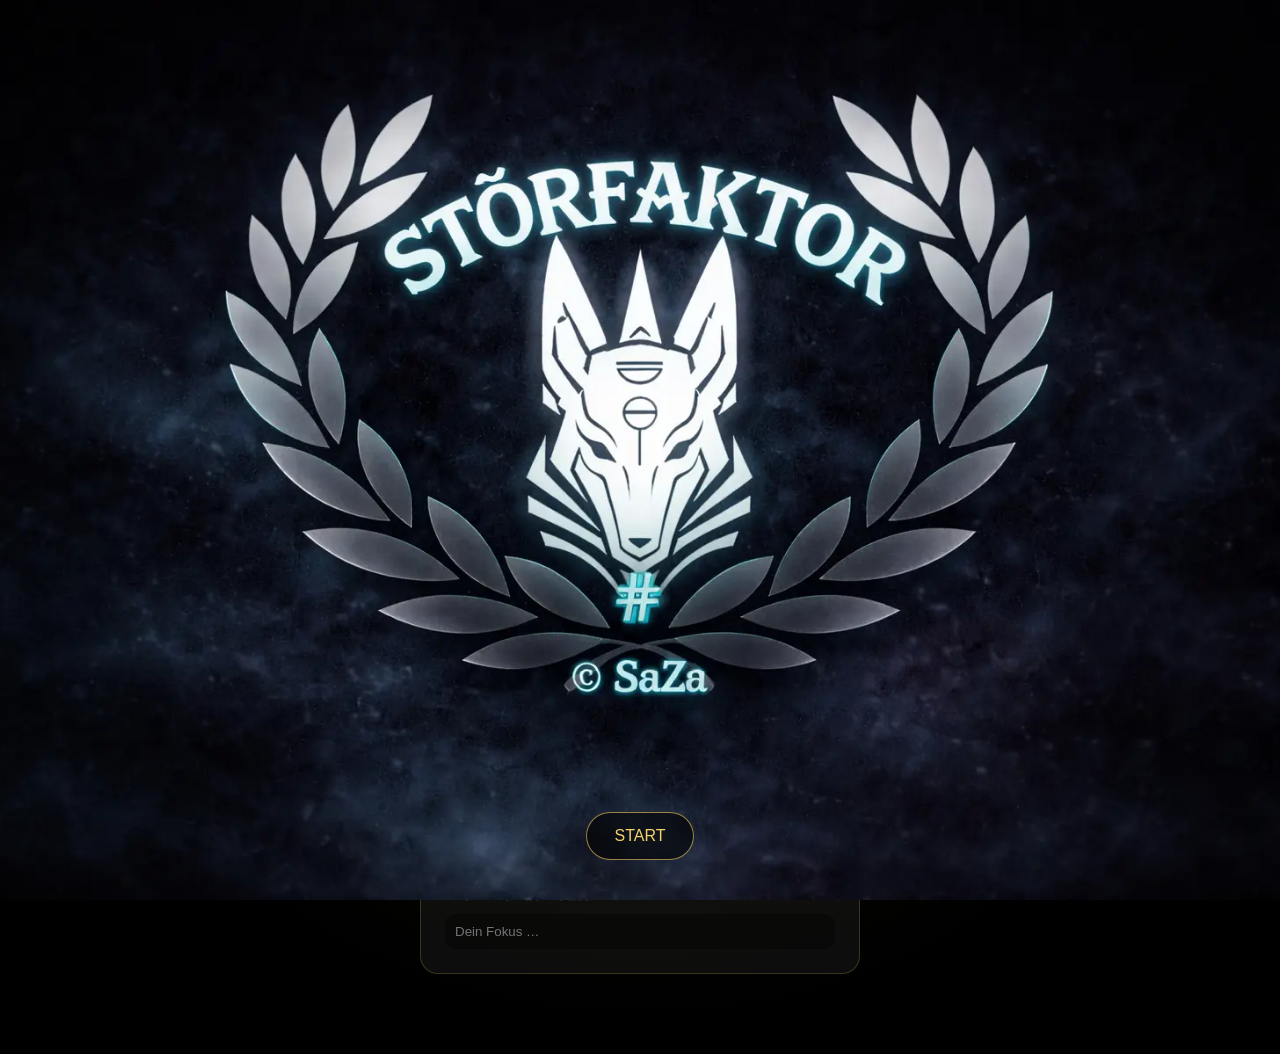
<file: index.html>
<!DOCTYPE html>
<html lang="de">
<head>
  <meta charset="UTF-8">
  <title>Bleib-Dir-Selber-Immer-Treu-#STÖRFAKTOR</title>
  <meta name="viewport" content="width=device-width, initial-scale=1.0, maximum-scale=1">

  <!-- Favicon -->
  <link rel="icon" href="data:,">

  <!-- Styles -->
  <link rel="stylesheet" href="css/style.css">
  <link rel="stylesheet" href="tresor.css">

  <!-- Fonts -->
  <link href="https://fonts.googleapis.com/css2?family=Playfair+Display:wght@600;700&family=Libre+Baskerville:wght@400;700&display=swap" rel="stylesheet">
</head>

<!-- ✅ HIER ist der Body richtig -->
<body class="intro-active ui-hidden">
<div id="app-bg"></div>


<!-- ================= HEADER / HERO ================= -->
<header class="hero">

  <div id="introOverlay">
    <img
      id="introImage"
      src="assets/images/Saza17.webp"
      alt="Intro Bild"
    >

    <div id="introText">
      <h1></h1>
    </div>

    <button id="introStart">START</button>
  
</div>

    <!-- Uhrzeit & Datum -->
    <div class="time-block">
      <div id="time"></div>
      <div class="date-line">
        <span id="weekday"></span> · <span id="date"></span>
      </div>
    </div>

<!-- ================= FOKUS ORDNER ================= -->
<div id="focusFolders">

  

  <div class="focus-card" data-target="info">
    <h3>Entstehung</h3>
    <p>Worum es hier geht</p>
  </div>


  <div class="focus-card" data-target="about">
    <h3>Über mich</h3>
    <p>Wer ich bin & was mich geprägt hat</p>
  </div>

  <div class="focus-card" data-target="story">
    <h3>Meine Geschichte</h3>
    <p>Kapitel, Gedanken, Entwicklung</p>
  </div>

</header>
    <!-- Tageszitat -->
    <div id="dailyQuoteBox" class="daily-quote"></div>
<div class="quiet-thought" hidden>
  Du bist gerade genau richtig hier.
</div>
  


  <!-- ================= MENU BUTTON ================= -->
  <button id="menuButton">☰ Menü</button>

  <!-- ================= NAVIGATION ================= -->
 <nav id="menu">

<div class="menu-context">
  Zeit für deine Geschichte
  <strong>#SeiDeinEigenerAutor</strong>
</div>

  <button id="homeBtn" class="menu-home group-a">
    ⌂ Hauptseite
  </button>
  

  <div class="menu-separator"></div>

  <button data-target="thoughts" class="group-c">!!!Hör genau hin!!!</button>
  <button data-target="ordnerX" class="group-c">Ordner X</button>

  <div class="menu-separator"></div>

  <button data-target="quotes" class="group-d">Zitate</button>
  <button data-target="archive" class="group-d">Vergangene Tage</button>

</nav>


  <!-- ================= MAIN CONTENT ================= -->
   <!-- MAIN -->
  <main>
    <section class="card">
      <p>Mein Fokus heute</p>
      <input id="dailyFocusInput" type="text" placeholder="Dein Fokus …">
    </section>
<!-- ================= MEINE GESCHICHTE ================= -->
<section class="story-card" id="storySection" hidden>
  <h3>Meine Geschichte</h3>

  <!-- HIER kommt der Text aus der JSON rein -->
  <div class="story-text" id="storyText"></div>
</section>

    
    <div id="dailyTextBox"></div>
    

    <!-- Tageszeit Buttons -->
    <div class="buttons">
      <button data-time="morning">🌅 Morgen</button>
      <button data-time="noon">☀️ Mittag</button>
      <button data-time="evening">🌙 Abend</button>
    </div>

    <!-- Persönliche Zitate / Statistik -->
    <div id="personalQuoteDisplay"></div>
    
  </main>
  <!-- TRESOR -->
  <div id="vault" onclick="openQuiz(event)">
    <div class="vault-door"></div>
    <div class="vault-wheel"></div>
    <div class="vault-label">Tresor</div>
  </div>

  <!-- QUIZ -->
  <div id="quiz" class="modal" onclick="closeQuiz(event)">
    <div class="modal-content">
      <h3>🔐 Sicherheitsfrage</h3>
      <p>Wie lautet die Antwort auf alles?</p>
      <input id="answer" type="text">
      <button onclick="checkAnswer()">Öffnen</button>
      <p id="feedback"></p>
    </div>
  </div>
<!-- ================= SCHREIBMODUS ================= -->
<div id="storyEditor" hidden>
  <h3>✍️ Schreiben</h3>

  <textarea id="storyInput"
    placeholder="Schreib hier wie in Word…

Enter = neuer Absatz
Neue Gedanken einfach beginnen"
  ></textarea>

  <div class="editor-actions">
    <button id="saveStory">Speichern</button>
    <button id="closeEditor">Abbrechen</button>
  </div>
</div>

  <!-- ================= OVERLAY ================= -->
  <div id="overlay">
    <div id="overlayContent"></div>
  </div>

  <!-- ================= SCRIPT ================= -->
  <script src="js/app.js" defer></script>
   <script src="tresor.js"></script>
  

<!-- ================= MUSIC PLAYER ================= -->

<audio id="storyMusic" src="assets/audio/nichtseinreden.mp3"></audio>

</body>
</html>
</file>
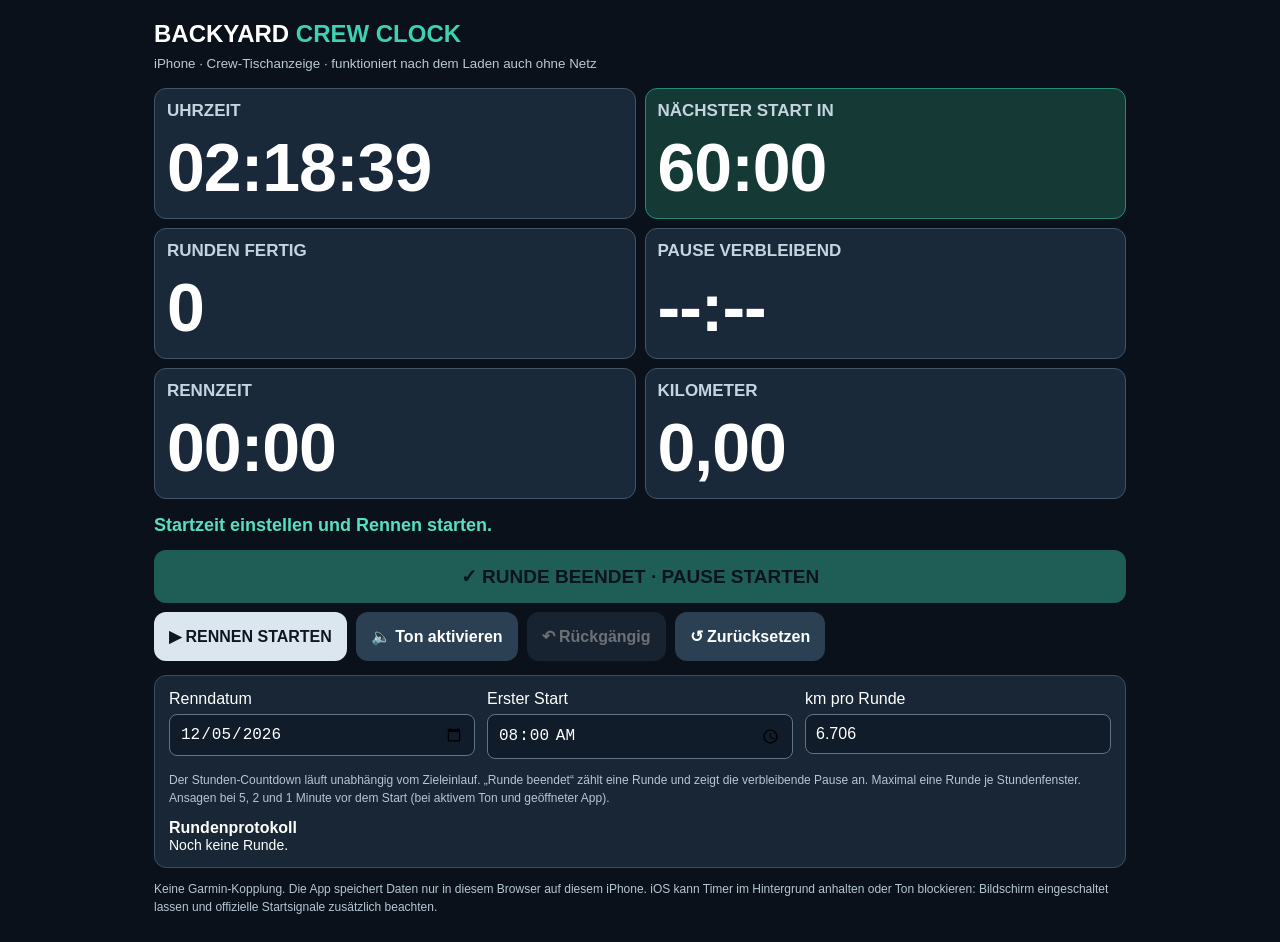
<file: backyard-clock/index.html>
<!doctype html>
<html lang="de"><head><meta charset="utf-8"><meta name="viewport" content="width=device-width,initial-scale=1,viewport-fit=cover"><meta name="theme-color" content="#0b111a"><meta name="apple-mobile-web-app-capable" content="yes"><title>Backyard Crew Clock</title>
<style>
*{box-sizing:border-box}body{margin:0;background:#0b111a;color:white;font:16px -apple-system,BlinkMacSystemFont,Arial,sans-serif;padding:14px;max-width:1000px;margin:auto}h1{font-size:24px;margin:6px 0}small{color:#bac9d5}.grid{display:grid;grid-template-columns:repeat(2,minmax(0,1fr));gap:9px;margin:16px 0}.tile{border:1px solid #40546a;background:#1a293a;border-radius:12px;padding:12px;min-width:0}.tile strong{display:block;font-size:clamp(27px,7vw,68px);font-variant-numeric:tabular-nums;letter-spacing:-1px;white-space:nowrap;margin-top:7px}.tile label{color:#c6d4df;font-size:12px;font-weight:700}.green{background:#153a36;border-color:#278878}.buttons{display:flex;flex-wrap:wrap;gap:9px;margin:14px 0}button{border:0;border-radius:12px;background:#dce6ef;color:#0b1823;padding:15px;font-size:16px;font-weight:800;cursor:pointer}button:disabled{opacity:.4}button.primary{background:#3ed2b2;flex:1 1 100%;font-size:19px}button.dark{background:#2b4053;color:white}.settings{display:grid;grid-template-columns:repeat(2,1fr);gap:12px}input{display:block;width:100%;margin-top:6px;padding:10px;background:#101c29;color:white;border:1px solid #607387;border-radius:8px;font-size:16px}.panel{background:#182635;border:1px solid #394d60;border-radius:12px;padding:14px;margin-top:12px}.status{font-size:18px;font-weight:800;color:#55e0c3;margin:12px 0}.log{max-height:160px;overflow:auto;font-size:14px}.log div{padding:5px;border-bottom:1px solid #405064}.hint{font-size:12px;color:#b5c6d5;line-height:1.5} @media(min-width:700px){.tile label{font-size:17px}.settings{grid-template-columns:repeat(3,1fr)}}
</style></head><body>
<h1>BACKYARD <span style="color:#3ed2b2">CREW CLOCK</span></h1><small>iPhone · Crew-Tischanzeige · funktioniert nach dem Laden auch ohne Netz</small>
<div class="grid">
<div class="tile"><label>UHRZEIT</label><strong id="clock">--:--:--</strong></div>
<div class="tile green"><label>NÄCHSTER START IN</label><strong id="count">60:00</strong></div>
<div class="tile"><label>RUNDEN FERTIG</label><strong id="laps">0</strong></div>
<div class="tile"><label>PAUSE VERBLEIBEND</label><strong id="pause">--:--</strong></div>
<div class="tile"><label>RENNZEIT</label><strong id="elapsed">00:00</strong></div>
<div class="tile"><label>KILOMETER</label><strong id="kmout">0,00</strong></div>
</div>
<div class="status" id="status">Startzeit einstellen und Rennen starten.</div>
<div class="buttons"><button class="primary" id="finish" disabled>✓ RUNDE BEENDET · PAUSE STARTEN</button><button id="start">▶ RENNEN STARTEN</button><button class="dark" id="sound">🔈 Ton aktivieren</button><button class="dark" id="undo">↶ Rückgängig</button><button class="dark" id="reset">↺ Zurücksetzen</button></div>
<div class="panel"><div class="settings"><label>Renndatum<input id="date" type="date"></label><label>Erster Start<input id="time" type="time" value="08:00"></label><label>km pro Runde<input id="distance" type="number" min=".01" step=".001" value="6.706"></label></div><p class="hint">Der Stunden-Countdown läuft unabhängig vom Zieleinlauf. „Runde beendet“ zählt eine Runde und zeigt die verbleibende Pause an. Maximal eine Runde je Stundenfenster. Ansagen bei 5, 2 und 1 Minute vor dem Start (bei aktivem Ton und geöffneter App).</p><b>Rundenprotokoll</b><div class="log" id="log">Noch keine Runde.</div></div>
<p class="hint">Keine Garmin-Kopplung. Die App speichert Daten nur in diesem Browser auf diesem iPhone. iOS kann Timer im Hintergrund anhalten oder Ton blockieren: Bildschirm eingeschaltet lassen und offizielle Startsignale zusätzlich beachten.</p>
<script>
(()=>{'use strict';const $=id=>document.getElementById(id),K='backyard-crew-clock-v2';let s={start:null,finish:[],km:6.706},sound=false,alerts={};try{const v=JSON.parse(localStorage.getItem(K));if(v&&typeof v==='object')s={...s,...v}}catch(e){}
const p=n=>String(n).padStart(2,'0'),mm=x=>{x=Math.max(0,Math.ceil(x));return p(Math.floor(x/60))+':'+p(x%60)},hh=x=>{x=Math.max(0,Math.floor(x));return p(Math.floor(x/3600))+':'+p(Math.floor(x/60)%60)},save=()=>{try{localStorage.setItem(K,JSON.stringify(s))}catch(e){}},today=()=>{const d=new Date();return d.getFullYear()+'-'+p(d.getMonth()+1)+'-'+p(d.getDate())};
$('date').value=today();$('distance').value=s.km;if(s.start){const d=new Date(s.start);$('date').value=d.getFullYear()+'-'+p(d.getMonth()+1)+'-'+p(d.getDate());$('time').value=p(d.getHours())+':'+p(d.getMinutes())}
function speak(t){if(!sound)return;try{speechSynthesis.cancel();const u=new SpeechSynthesisUtterance(t);u.lang='de-DE';speechSynthesis.speak(u)}catch(e){}}
function draw(){const now=Date.now();$('clock').textContent=new Date(now).toLocaleTimeString('de-DE');$('start').disabled=!!s.start;$('date').disabled=!!s.start;$('time').disabled=!!s.start;$('distance').disabled=!!s.start;$('undo').disabled=!s.finish.length;
if(!s.start){$('finish').disabled=true;$('count').textContent='60:00';$('pause').textContent='--:--';$('elapsed').textContent='00:00';$('laps').textContent='0';$('kmout').textContent='0,00';return}
const sec=Math.max(0,(now-s.start)/1000),cycle=Math.floor(sec/3600),next=s.start+(cycle+1)*3600000,remaining=(next-now)/1000,last=s.finish.at(-1),rest=last!=null&&Math.floor((last-s.start)/3600000)===cycle;
$('count').textContent=mm(remaining);$('pause').textContent=rest?mm(remaining):'--:--';$('elapsed').textContent=hh(sec);$('laps').textContent=s.finish.length;$('kmout').textContent=(s.finish.length*s.km).toFixed(2).replace('.',',');$('finish').disabled=now<s.start||rest;$('finish').textContent=rest?'✓ RUNDE ERFASST – PAUSE LÄUFT':'✓ RUNDE BEENDET · PAUSE STARTEN';$('status').textContent=now<s.start?'WARTEN AUF START':rest?'PAUSE · NÄCHSTEN START VORBEREITEN':'RUNDE '+(cycle+1)+' · LÄUFER UNTERWEGS';
$('log').innerHTML=s.finish.length?s.finish.slice().reverse().map((t,i)=>'<div>Runde '+(s.finish.length-i)+' · '+new Date(t).toLocaleTimeString('de-DE')+' · Pause '+mm((s.start+(Math.floor((t-s.start)/3600000)+1)*3600000-t)/1000)+'</div>').join(''):'Noch keine Runde.';
for(const m of [5,2,1]){const k=cycle+'-'+m;if(remaining<=m*60&&remaining>m*60-2&&!alerts[k]){alerts[k]=1;speak('Noch '+m+' '+(m===1?'Minute':'Minuten')+' bis zum Start')}}}
$('start').onclick=()=>{const d=$('date').value,t=$('time').value;if(!d||!t)return alert('Datum und Startzeit eingeben');const v=new Date(d+'T'+t+':00').getTime();if(!Number.isFinite(v))return alert('Ungültige Zeit');s={start:v,finish:[],km:Number($('distance').value)||6.706};save();draw()};
$('finish').onclick=()=>{if(!s.start)return;const now=Date.now(),c=Math.floor((now-s.start)/3600000);if(c<0||s.finish.some(t=>Math.floor((t-s.start)/3600000)===c))return;s.finish.push(now);save();draw();speak('Runde beendet. Pause läuft')};
$('undo').onclick=()=>{if(s.finish.length&&confirm('Letzte Runde löschen?')){s.finish.pop();save();draw()}};
$('reset').onclick=()=>{if(confirm('Alle Renndaten wirklich löschen?')){s={start:null,finish:[],km:6.706};save();location.reload()}};
$('sound').onclick=()=>{sound=true;$('sound').textContent='🔊 Ton aktiviert';speak('Ton aktiviert')};
draw();setInterval(draw,500);
})();
</script></body></html>
</file>
<file: css/style.css>
#app-bg,
#introBackground,
#introImage,



/* =====================================
RESET / BASIS
===================================== */
* {
  box-sizing: border-box;
  margin: 0;
  padding: 0;
}

body {
  font-family: 'Libre Baskerville', serif;
  color: #f2f2f2;
  min-height: 100vh;
  position: relative;
  background: black;
}

body::before {
  content: "";
  position: fixed;
  inset: 0;
  z-index: -2;
  pointer-events: none;

  background: url("../assets/images/nubis.jpg") center 20% no-repeat;
  background-size: contain;

  filter: blur(2px) brightness(0.75) contrast(0.9);
  transition: filter 0.6s ease;
}

body::after {
  content: "";
  position: fixed;
  inset: 0;
  z-index: -1;
  pointer-events: none;

  background: linear-gradient(
    180deg,
    rgba(0,0,0,0.6),
    rgba(0,0,0,0.85)
  );
}


/* ===== LIGHT MODE ===== */
body.light {
  color: #1b1b1b;
  background-image: none;
  background:
    radial-gradient(circle at top, rgba(245,211,106,0.25), transparent 60%),
    linear-gradient(180deg, #fafafa 0%, #f2f2f2 100%);
}

body.modal-open {
  overflow: hidden;
}

/* =====================================
HERO / HEADER
===================================== */
.hero::before {
  display: none;
}



/* GOLDENE WÄRME – NICHT ZENTRAL */
.hero::after {
  content: "";
  position: absolute;
  inset: 0;
  pointer-events: none;
  z-index: -1;

  background:
    radial-gradient(
      circle at 50% 25%,
      rgba(245,211,106,0.08),
      transparent 70%
    );
}

/* HERO LOGO */
.hero-logo {
   margin-top: 140px;
  position: fixed;
  inset: 0;

  display: grid;
  place-items: center;

  z-index: 50;
  pointer-events: none;

  animation: logoFadeOut 3s ease forwards;
  animation-delay: 2.4s;
}

.hero-logo img {
  background:
    radial-gradient(
      circle at center,
      rgba(245,211,106,0.12),
      transparent 65%
    );

  animation: logoFadeOut 3s ease forwards;
  animation-delay: 1.4s;
}

#storyEditor {
  max-width: 720px;
  margin: 60px auto;
}

#storyInput {
  width: 100%;
  min-height: 60vh;
  padding: 28px;

  background: rgba(18,20,26,0.65);
  border: 1px solid rgba(245,211,106,0.25);
  border-radius: 22px;

  font-family: 'Libre Baskerville', serif;
  font-size: 1.05rem;
  line-height: 1.8;
  color: #f2f2f2;

  resize: vertical;
}
textarea#storyInput {
  width: 100%;
  min-height: 55vh;
  padding: 26px;
  font-family: 'Libre Baskerville', serif;
  font-size: 1.05rem;
  line-height: 1.8;
  background: rgba(18,20,26,0.7);
  color: #fff;
  border-radius: 22px;
  border: 1px solid rgba(245,211,106,0.25);
}

/* =====================================
UHR & DATUM – FESTE REFERENZ
===================================== */
.time-block {
  position: fixed;
  top: 42px;
  left: 48px;
  z-index: 20;

  mix-blend-mode: screen;
}


.time-block {
  opacity: 0;
  transform: translateY(-6px);

  animation: uiReveal 1.4s ease forwards;
  animation-delay: 3.2s; /* ⬅️ NACH LOGO */

  z-index: 20;
}

#time {
  font-size: 3.2rem;
  font-weight: 600;
  letter-spacing: 2px;
}

.date-line {
  margin-top: 4px;
  font-size: 0.9rem;
  opacity: 0.75;
}


/* =====================================
TAGESZITAT – HAUPTSEITE (FINAL)
===================================== */

#dailyQuoteBox.daily-quote {
  /* Position */
  align-self: center;
  width: 100%;
  max-width: 720px;
  margin: 120px auto 140px;

  /* Look wie "Mein Fokus heute" */
  padding: 36px 42px;

  background: rgba(18, 20, 26, 0.55);
  backdrop-filter: blur(10px);

  border-radius: 28px;
  border: 1px solid rgba(245,211,106,0.18);

  box-shadow:
    0 22px 60px rgba(0,0,0,0.65);

  text-align: center;
}

/* Text */
#dailyQuoteBox.daily-quote,
#dailyQuoteBox.daily-quote p {
  font-size: 1.15rem;
  line-height: 1.75;
  color: rgba(245,211,106,0.9);
}

/* Anführungszeichen */
#dailyQuoteBox::before {
  content: "“";
  position: absolute;
  top: 18px;
  left: 26px;

  font-size: 96px;
  line-height: 1;
  color: rgba(245,211,106,0.12);
  pointer-events: none;
}

/* Autor / Small Text (falls vorhanden) */
#dailyQuoteBox small {
  display: block;
  margin-top: 22px;
  font-size: 0.7rem;
  letter-spacing: 0.25em;
  text-transform: uppercase;
  opacity: 0.55;
}




/* =====================================
MAIN
===================================== */
main {
  max-width: 480px;
  margin: 0 auto;
  padding: 20px 20px 80px;
  display: flex;
  flex-direction: column;
  align-items: center;
  gap: 28px;
  position: relative;
  z-index: 10;
}
.menu-separator {
  height: 1px;
  margin: 1ßpx 0;
  background: linear-gradient(
    90deg,
    transparent,
    rgba(245,211,106,0.25),
    transparent
  );
}

/* =====================================
FOKUS CARD
===================================== */
.card {
  width: 100%;
  padding: 24px;
  margin-top: 60px;
  background: rgba(255,255,255,0.05);
  border-radius: 18px;
  border: 1px solid rgba(245,211,106,0.2);
  order: 3;
}

.card.active {
  box-shadow: 0 0 20px rgba(245,211,106,0.35);
}

#dailyFocusInput {
  width: 100%;
  margin-top: 10px;
  padding: 10px;
  border-radius: 10px;
  background: rgba(0,0,0,0.35);
  border: none;
  color: #fff;
}

/* =====================================
TAGESZEIT BUTTONS
===================================== */
.buttons {
  display: flex;
  gap: 14px;
}

.buttons button {
  padding: 10px 16px;
  border-radius: 14px;
  border: 1px solid rgba(245,211,106,0.35);
  background: rgba(0,0,0,0.35);
  color: #f5d36a;
  cursor: pointer;
}

.buttons button.active {
  background: rgba(245,211,106,0.3);
  color: #fff;
}
.quiet-thought {
  margin-top: 22px;
  font-size: 0.85rem;
  opacity: 0.6;
  letter-spacing: 0.5px;
  text-align: center;
  color: rgba(245,211,106,0.75);
}

/* =====================================
MENU BUTTON
===================================== */
#menuButton {
  position: fixed;
  top: 18px;
  right: 20px;
  z-index: 99999;
  font-size: 1.6rem;
  padding: 8px 12px;
  background: rgba(15,17,21,0.85);
  backdrop-filter: blur(8px);
  color: #f5d36a;
  border: 1px solid rgba(245,211,106,0.35);
  border-radius: 14px;
  box-shadow: 0 4px 20px rgba(0,0,0,0.5);
  cursor: pointer;
}
/* =====================================
MENU KONTEXT
===================================== */

.menu-context {
  margin-bottom: 26px;
  padding-bottom: 16px;

  font-size: 0.75rem;
  letter-spacing: 1.5px;
  text-transform: uppercase;

  color: rgba(245,211,106,0.6);
  border-bottom: 1px solid rgba(245,211,106,0.15);
}

.menu-context strong {
  display: block;
  font-size: 0.95rem;
  letter-spacing: normal;
  text-transform: none;
  margin-top: 6px;
  color: #f5d36a;
}
/* =====================================
EBENEN ÜBERGANG
===================================== */

body.level-transition::before {
  content: "";
  position: fixed;
  inset: 0;
  z-index: 9999;
  pointer-events: none;

  background: rgba(0,0,0,0.35);
  opacity: 0;

  animation: levelFade 0.45s ease forwards;
}

@keyframes levelFade {
  0% { opacity: 0; }
  40% { opacity: 1; }
  100% { opacity: 0; }
}

/* =====================================
MENU – RUHIGE NAVIGATION
===================================== */

#menu {
  position: fixed;
  top: 0;
  right: -300px;
  width: 300px;
  height: 100dvh;

  padding: 120px 28px 40px;

  background: linear-gradient(
    180deg,
    rgba(16,18,24,0.96),
    rgba(10,12,18,0.98)
  );

  backdrop-filter: blur(18px);

  box-shadow:
    -30px 0 80px rgba(0,0,0,0.8);

  display: flex;
  flex-direction: column;
  gap: 14px;

  transition: right 0.4s cubic-bezier(.4,0,.2,1);
  z-index: 20000;
}

#menu.open {
  right: 0;
}
#menu::before {
  content: "Navigation";
  position: absolute;
  top: 80px;
  left: 28px;

  font-size: 0.65rem;
  letter-spacing: 2px;
  text-transform: uppercase;
  opacity: 0.35;
}
#menu button {
  all: unset;
  cursor: pointer;

  display: block;
  padding: 14px 10px;

  font-family: 'Playfair Display', serif;
  font-size: 1.05rem;
  line-height: 1.4;

  color: rgba(245,211,106,0.85);

  border-radius: 12px;

  transition:
    color 0.25s ease,
    transform 0.25s ease;
}
#menu button:hover {
  color: #f5d36a;
  transform: translateX(-4px);
}
#menu button.active {
  color: #f5d36a;
  font-weight: 600;
}
#menu button.active::before {
  content: "";
  position: absolute;
  left: 0;
  top: 50%;
  width: 6px;
  height: 6px;

  background: #f5d36a;
  border-radius: 50%;

  transform: translate(-14px, -50%);
}
#menu .menu-home {
  font-size: 1.15rem;
  font-weight: 600;
  margin-bottom: 18px;
}

/* MOBILE MENU */
@media (max-width: 720px) {
  #menu {
    top: auto;
    bottom: -100%;
    right: 0;

    width: 100%;
    height: 75vh;

    border-radius: 26px 26px 0 0;
    padding: 60px 26px 40px;

    transition: bottom 0.4s ease;
  }

  #menu.open {
    bottom: 0;
  }
}
#menu button {
    padding: 18px 20px;
    font-size: 1rem;
      }
      @media (max-width: 720px) {
  body::after {
    background: linear-gradient(
      180deg,
      rgba(0,0,0,0.55),
      rgba(0,0,0,0.75)
    );
  }
}

  #menu.open {
    bottom: 0;
  }

#app-bg {
  position: fixed;
  inset: 0;
  z-index: -5;
  background: url("../assets/images/nubis.jpg") center /  contain;
  transform: translateZ(0);
}

@media (max-width: 720px) {
  main {
    padding-top: 20px;
    gap: 20px;
  }

  .card {
    margin-top: 24px;
  }

  .daily-quote {
    margin-top: 24px;
    padding: 20px;
    font-size: 0.95rem;
  }
}

/* =====================================
OVERLAY
===================================== */
#overlay {
  position: fixed;
  inset: 0;
  background: rgba(0,0,0,0.6);
  backdrop-filter: blur(8px);
  display: none;
 z-index: 10000;
   pointer-events: auto;
   overflow: hidden;
}
#overlay {
  overscroll-behavior: contain;
}


#overlayContent {

  height: calc(100dvh - 40px);
  max-height: calc(100dvh - 40px);
  overflow-y: auto;
  height: calc(100dvh - 40px);
  max-height: calc(100dvh - 40px);
   overflow-y: auto;
  -webkit-overflow-scrolling: touch;
  padding: 40px 20px;
}


/* sichtbar */
#overlay.active #overlayContent {
  transform: translateY(0);
}

/* Schließen Button */
.overlay-close {
  position: absolute;
  top: 12px;
  right: 14px;
  font-size: 22px;
  border: none;
  background: rgba(255,255,255,0.08);
  color: white;
  border-radius: 50%;
  width: 36px;
  height: 36px;
  cursor: pointer;
}

/* iOS Handle */
.overlay-handle {
  position: absolute;
  top: 10px;
  left: 50%;
  width: 50px;
  height: 5px;
  background: rgba(255,255,255,0.3);
  border-radius: 10px;
  transform: translateX(-50%);
}

/* =====================================
UNTERORDNER – ORDNERINHALT (SAUBER)
===================================== */

.folder-grid {
  max-width: 1000px;
  margin: 50px auto;
  padding: 0 20px;

  display: grid;
  grid-template-columns: repeat(auto-fit, minmax(220px, 1fr));
  gap: 26px;
}

/* BASIS */
.folder-grid .folder-card {
  position: relative;
  padding: 42px 28px 30px;

  background: linear-gradient(
    180deg,
    rgba(20,22,28,0.95),
    rgba(12,14,18,0.98)
  );

  border-radius: 22px;
  border: 1px solid rgba(245,211,106,0.22);

  box-shadow:
    0 18px 45px rgba(0,0,0,0.6),
    inset 0 0 0 1px rgba(245,211,106,0.06);

  cursor: pointer;
  transition:
    transform 0.35s ease,
    box-shadow 0.35s ease,
    border-color 0.35s ease;
}

/* TITEL */
.folder-grid .folder-card h3 {
  font-family: 'Playfair Display', serif;
  font-size: 1.35rem;
  margin-bottom: 10px;
  color: #f5d36a;
  letter-spacing: 0.4px;
}

/* STATUS / ANZAHL */
.folder-grid .folder-progress {
  font-size: 0.75rem;
  letter-spacing: 1.5px;
  text-transform: uppercase;
  opacity: 0.6;
}

/* FEINER AKZENT OBEN */
.folder-grid .folder-card::before {
  content: "";
  position: absolute;
  top: 16px;
  left: 20px;
  right: 20px;
  height: 1px;

  background: linear-gradient(
    90deg,
    transparent,
    rgba(245,211,106,0.55),
    transparent
  );

  opacity: 0.6;
}

/* HOVER */
.folder-grid .folder-card:hover {
  transform: translateY(-6px);
  border-color: rgba(245,211,106,0.45);

  box-shadow:
    0 30px 80px rgba(0,0,0,0.8),
    0 0 24px rgba(245,211,106,0.1);
}


.slide {
  max-width: 720px;
  margin: 60px auto 40px;

  background: rgba(18, 20, 26, 0.96);
  border-radius: 26px;
  padding: 48px 52px;

  border: 1px solid rgba(245,211,106,0.28);
  box-shadow:
    0 30px 90px rgba(0,0,0,0.7),
    inset 0 0 0 1px rgba(245,211,106,0.08);

  font-family: 'Libre Baskerville', serif;
  line-height: 1.85;
  text-align: center;
}


.slide h3 {
  font-family: 'Playfair Display', serif;
  font-size: 2.1rem;
  margin-bottom: 28px;
  color: #f5d36a;
  letter-spacing: 0.5px;
}
.slide p {
  font-size: 1.05rem;
  opacity: 0.9;
}


/* =====================================
ANIMATIONEN
===================================== */
@keyframes logoIntro {
  from {
    opacity: 0;
    transform: scale(1.12);
    filter: blur(8px);
  }
  to {
    opacity: 1;
    transform: scale(1);
    filter: blur(0);
  }
}

@keyframes logoFadeOut {
  to {
    opacity: 0;
  }
}


@keyframes bgReveal {
  to { opacity: 0.38; filter: blur(2px); }
}

@keyframes glowReveal {
  to { opacity: 1; }
}

@keyframes uiReveal {
  from {
    opacity: 0;
    transform: translateY(-6px);
  }
  to {
    opacity: 1;
    transform: translateY(0);
  }
}
/* =====================================
INTRO VIDEO OVERLAY
===================================== */
#introBackground {
  position: fixed;
  inset: 0;
  z-index: -2;

  background:
    url("assets/images/nubis.jpg") center top no-repeat;

  background-size: contain;
}

#introOverlay {
  position: fixed;
  inset: 0;

  z-index: 100000;   /* ⬅️ HÖHER ALS ALLES */
  isolation: isolate;

  background: #000;

  display: flex;
  align-items: center;
  justify-content: center;
  transition: opacity 1.2s ease;
}

#introOverlay.fade-out {
  opacity: 0;
  pointer-events: none;
}
/* =====================================
INTRO BILD
===================================== */
#introImage {
  width: 2000px;
  max-width: 9000px;
  height: 100vh;
max-width: 9000px;
  opacity: 0;
  transform: translateY(80px) scale(0.96);
  filter: blur(8px);

  animation: introImageIn 1.6s ease forwards;
  animation-delay: 0.4s;

  z-index: 2;
}

/* AUSBLENDEN */
#introOverlay.fade-out #introImage {
  animation: introImageOut 1.2s ease forwards;
}

/* =====================================
ANIMATIONEN
===================================== */
@keyframes introImageIn {
  to {
    opacity: 1;
    transform: translateY(0) scale(1);
    filter: blur(0);
  }
}

@keyframes introImageOut {
  to {
    opacity: 0;
    transform: translateY(-40px) scale(0.96);
    filter: blur(10px);
  }
}

/* START BUTTON */
#introStart {
  position: absolute;
  bottom: 40px;

  z-index: 5;              /* ⬅️ ENTSCHEIDEND */

  padding: 14px 28px;
  font-size: 1rem;

  color: #f5d36a;
  background: rgba(0,0,0,0.6);
  border: 1px solid rgba(245,211,106,0.6);
  border-radius: 30px;

  cursor: pointer;
  backdrop-filter: blur(6px);
}

/* =====================================
INFO CARD – TYPO & RUHE
===================================== */
.info-card {
  display: grid;
  grid-template-columns: repeat(auto-fit, minmax(260px, 1fr));
  gap: 24px;
  max-width: 600px;
  width: 100%;
  justify-self: center;
  margin: 0 auto;
  background: rgba(18, 20, 26, 0.96);
  border-radius: 22px;
  padding: 40px 36px;
  border: 1px solid rgba(245,211,106,0.25);
  box-shadow: 0 0 20px rgba(245,211,106,0.35);

  font-family: 'Libre Baskerville', serif;
  line-height: 1.75;
}

/* H2 – HAUPTTITEL */
.info-card h2 {
  font-family: 'Playfair Display', serif;
  font-size: 2.1rem;
  margin-bottom: 24px;
  color: #f5d36a;
}

/* H3 – ZWISCHENÜBERSCHRIFTEN */
.info-card h3 {
  font-family: 'Playfair Display', serif;
  font-size: 1.15rem;
  margin: 32px 0 10px;
  color: #f5d36a;
  letter-spacing: 0.4px;
}

/* ABSÄTZE */
.info-card p {
  font-size: 0.95rem;
  opacity: 0.85;
  margin-bottom: 14px;
}
/* =====================================
INFO SCROLL INDICATOR
===================================== */
.info-scroll {
  position: relative;
  max-height: 70vh;
  overflow: hidden;
}

/* Scrollbarer Inhalt */
.info-content {
  max-height: 70vh;
  overflow-y: auto;
  padding-right: 10px;
}

/* feiner Scrollbar (optional) */
.info-content::-webkit-scrollbar {
  width: 6px;
}
.info-content::-webkit-scrollbar-thumb {
  background: rgba(245,211,106,0.35);
  border-radius: 10px;
}

/* Indikator oben */
.scroll-indicator {
  position: sticky;
  top: 0;
  height: 3px;
  width: 100%;
  background: rgba(255,255,255,0.08);
  border-radius: 2px;
  overflow: hidden;
  margin-bottom: 18px;
}

/* Fortschritt */
.scroll-progress {
  display: block;
  height: 100%;
  width: 0%;
  background: linear-gradient(
    90deg,
    rgba(245,211,106,0.4),
    rgba(245,211,106,0.9)
  );
  transition: width 0.1s linear;
}
@media (max-width: 600px) {
  .folder-card {
    padding: 52px 22px 24px;
  }

  .slide {
    padding: 32px 26px;
  }
}
/* =====================================
UNIVERSAL CARD
===================================== */
.card-ui {
  background: rgba(18, 20, 26, 0.96);
  border-radius: 26px;
  padding: 42px 38px;

  border: 1px solid rgba(245,211,106,0.25);

  box-shadow:
    0 30px 90px rgba(0,0,0,0.7),
    inset 0 0 0 1px rgba(245,211,106,0.08);

  backdrop-filter: blur(6px);

  font-family: 'Libre Baskerville', serif;
  line-height: 1.75;
}
.slide,
.info-card,
.archive-month {
  background:
    linear-gradient(
      180deg,
      rgba(22,24,30,0.92),
      rgba(14,16,22,0.96)
    );

  border-radius: 28px;
  padding: 48px 52px;
  border: 1px solid rgba(245,211,106,0.35);

  box-shadow:
    0 40px 120px rgba(0,0,0,0.8),
    inset 0 0 0 1px rgba(245,211,106,0.08);

  backdrop-filter: blur(8px);
}
.archive-row {
  padding: 26px 28px;
  border-radius: 22px;

  background:
    linear-gradient(
      180deg,
      rgba(255,255,255,0.06),
      rgba(255,255,255,0.02)
    );

  border: 1px solid rgba(245,211,106,0.22);

  box-shadow:
    0 18px 45px rgba(0,0,0,0.55),
    inset 0 0 0 1px rgba(245,211,106,0.08);

  display: flex;
  flex-direction: column;
  gap: 10px;
}
.archive-date {
  font-size: 0.75rem;
  letter-spacing: 1px;
  opacity: 0.55;
}
.archive-text {
  font-size: 1rem;
  line-height: 1.7;
}
/* =====================================
NAV BUTTONS – GLOBAL
===================================== */
.nav button,
button.back,
.info-nav button {
  background: rgba(0,0,0,0.35);
  border: 1px solid rgba(245,211,106,0.45);

  color: #f5d36a;
  font-size: 0.85rem;

  padding: 10px 22px;
  border-radius: 22px;

  cursor: pointer;

  transition:
    transform 0.25s ease,
    background 0.25s ease,
    box-shadow 0.25s ease;
}

.nav button:hover,
button.back:hover,
.info-nav button:hover {
  background: rgba(245,211,106,0.15);
  transform: translateY(-2px);
  box-shadow: 0 10px 30px rgba(0,0,0,0.5);
}

.nav button:disabled {
  opacity: 0.3;
  cursor: default;
}
.nav,
.info-nav {
  display: flex;
  justify-content: space-between;
  align-items: center;

  margin-top: 28px;
}
button.back {
  margin-bottom: 24px;
  display: inline-block;
}
.folder-card,
#menu button,
.nav button,
button.back {
  touch-action: manipulation;
}

/* =====================================
ZITATE
===================================== */
.quote-text {
  font-family: 'Playfair Display', serif;
  font-size: 1.15rem;
  line-height: 1.7;
  color: #f5d36a;
  margin-bottom: 24px;
  text-align: center;
}

.quote-text:last-child {
  margin-bottom: 0;
}


/* =========================
MASTER STORY CARD
========================= */
.story-card {
  max-width: 900px;
  margin: 60px auto 40px;

  background: linear-gradient(
    180deg,
    rgba(22,24,30,0.92),
    rgba(14,16,22,0.96)
  );

  border-radius: 28px;
  padding: 52px 56px;

  border: 1px solid rgba(245,211,106,0.4);

  box-shadow:
    0 40px 120px rgba(0,0,0,0.8),
    inset 0 0 0 1px rgba(245,211,106,0.1);

  backdrop-filter: blur(8px);
}
.story-card h3 {
  font-family: 'Playfair Display', serif;
  font-size: 2rem;
  color: #f5d36a;
  margin-bottom: 28px;
}
.story-card p,
.story-card blockquote,
.story-card pre {
  font-family: 'Libre Baskerville', serif;
  font-size: 1.05rem;
  line-height: 1.8;
  opacity: 0.9;
  color: #f2f2f2;
}

.story-card::before {
  content: "";
  position: absolute;
  inset: 0;
  border-radius: inherit;
  pointer-events: none;

  background:
    linear-gradient(
      180deg,
      transparent,
      rgba(245,211,106,0.25),
      transparent
    );

  mask:
    linear-gradient(#fff 0 0) content-box,
    linear-gradient(#fff 0 0);

  -webkit-mask-composite: xor;
  mask-composite: exclude;

  padding: 1px;
}

.story-text {
  white-space: pre-wrap;
  font-family: inherit;
  font-size: 1.6rem;
  line-height: 1.5;
  max-width: 800px;
  margin: 30px auto;
  text-align: center;
  padding: 1,5rem;
  color: white;
  transition: opacity 0.3s ease;
}

.story-slide {
  position: relative;
  height: 60vh;               /* feste Höhe */
  display: flex;
  align-items: center;
  justify-content: center;
}
.story-slide + .nav {
  position: absolute;
  bottom: 40px;
  right: 60px;
}
.story-text::first-line {
  font-size: 1.8rem;
  font-weight: 600;
  letter-spacing: 1px;
}
.nav {
  font-size: 1.2rem;
  margin-top: 20px;
}

.nav button {
  font-size: 1.4rem;
  padding: 6px 14px;
}
@supports (-webkit-touch-callout: none) {
  body {
    background-attachment: scroll;
  }
}
@media (max-width: 900px)  {
  
  #introBackground {
    background-size:120%;
    background-position: center 12%;
  }
}
/* =====================================
QUICK DOCK – LINKS UNTEN
===================================== */
#quickDock {
  position: fixed;
  left: 38px;
  bottom: 36px;
  z-index: 25;

  display: flex;
  flex-direction: column;
  gap: 10px;

  padding: 14px;
  border-radius: 20px;

  background: rgba(18,20,26,0.85);
  backdrop-filter: blur(10px);

  border: 1px solid rgba(245,211,106,0.25);
  box-shadow: 0 20px 60px rgba(0,0,0,0.6);

  animation: uiReveal 1.4s ease forwards;
  animation-delay: 3.4s;
  opacity: 0;
}

#quickDock button {
  all: unset;
  cursor: pointer;

  padding: 10px 16px;
  border-radius: 14px;

  font-size: 0.8rem;
  letter-spacing: 0.5px;

  color: rgba(245,211,106,0.9);
  background: rgba(255,255,255,0.03);
  border: 1px solid rgba(245,211,106,0.18);

  transition: all 0.25s ease;
}

#quickDock button:hover {
  background: rgba(245,211,106,0.15);
  transform: translateX(3px);
}

/* Mobil: Dock ausblenden (optional) */
@media (max-width: 720px) {
  #quickDock {
    display: none;
  }
}

/* =====================================
STARTSEITE – GEDANKEN-KARTEN
===================================== */

#focusFolders {
  display: grid;
  grid-template-columns: repeat(auto-fit, minmax(280px, 1fr));
  gap: 40px;
  margin-bottom: 60px;
  margin-top: 150px;
  align-items: start;
  justify-content: flex-start;
  margin-left: 60px; /* ⬅️ DAS IST DER KEY */
}

/* KARTEN */
#focusFolders .focus-card {
  background: rgba(18, 20, 26, 0.55); /* ⬅️ wie Mein Fokus */
  backdrop-filter: blur(8px);

  border: 1px solid rgba(245,211,106,0.18);
  border-radius: 36px;

  box-shadow:
    0 18px 45px rgba(0,0,0,0.55);

  padding: 14px 16px;

  transition:
    transform 0.4s ease,
    box-shadow 0.4s ease,
    border-color 0.4s ease;
}

/* TITEL */
#focusFolders .focus-card h3 {
  font-size: 1.5rem;
  font-weight: 500;
  margin-bottom: 10px;
  color: #f5d36a;
}

#focusFolders .focus-card p {
  font-size: 0.95rem;
  line-height: 1.6;
  opacity: 0.7;
}

/* LICHTAKZENT */
#focusFolders .focus-card::before {
  content: "";
  position: absolute;
  inset: 0;
  border-radius: inherit;

  background: linear-gradient(
    120deg,
    transparent 55%,
    rgba(212,175,55,0.18),
    transparent 65%
  );

  opacity: 0;
  transition: opacity 0.35s ease;
  pointer-events: none;
}

#focusFolders .focus-card:hover {
  transform: translateY(-4px);
  border-color: rgba(245,211,106,0.35);

  box-shadow:
    0 30px 80px rgba(0,0,0,0.75);
}

#focusFolders .focus-card:hover::before {
  opacity: 1;
}

/* =====================================
EDITORIAL ASYMMETRIE – STARTSEITE
===================================== */

#focusFolders .focus-card:nth-child(1) {
  transform: translateY(0);
  padding-top: 42px;
}

#focusFolders .focus-card:nth-child(2) {
  transform: translateY(24px);
}

#focusFolders .focus-card:nth-child(3) {
  transform: translateY(8px);
  padding-bottom: 42px;
}

/* ANIMATION */
@keyframes focusFadeUp {
  from {
    opacity: 0;
    transform: translateY(14px);
  }
  to {
    opacity: 1;
    transform: translateY(0);
  }
}

/* MOBIL: optional ausblenden */
@media (max-width: 720px) {
  #focusFolders {
    display: none;
  }
}
/* =====================================
INHALTS-CARDS – UNTERORDNER
===================================== */

/* Gemeinsame Basis für Inhaltskarten */
.folder-grid .slide,
.folder-grid .card-ui,
.folder-grid .info-card {
  background: linear-gradient(
    180deg,
    rgba(18,20,26,0.96),
    rgba(12,14,18,0.98)
  );

  border-radius: 24px;
  padding: 44px 48px;

  border: 1px solid rgba(245,211,106,0.22);

  box-shadow:
    0 22px 60px rgba(0,0,0,0.65),
    inset 0 0 0 1px rgba(245,211,106,0.06);

  backdrop-filter: blur(6px);

  margin: 50px auto;
  max-width: 760px;
}
.folder-grid .slide p,
.folder-grid .card-ui p,
.folder-grid .info-card p {
  font-size: 1rem;
  line-height: 1.85;
  opacity: 0.9;
}
.folder-grid .quote-text {
  font-family: 'Playfair Display', serif;
  font-size: 1.3rem;
  line-height: 1.75;

  color: #f5d36a;
  text-align: center;

  margin: 0 auto;
  max-width: 600px;
}
.folder-grid .slide::before,
.folder-grid .card-ui::before {
  content: "";
  position: absolute;
  inset: 0;
  border-radius: inherit;
  pointer-events: none;

  background:
    linear-gradient(
      180deg,
      transparent,
      rgba(245,211,106,0.12),
      transparent
    );

  opacity: 0.6;
}
/* =====================================
CONTENT CARDS – UNTERORDNER INHALT
===================================== */

/* BASIS – alle Inhaltskarten */
.slide,
.archive-row,
.card-ui,
.quote-card,
.story-card {
  position: relative;

  background: linear-gradient(
    180deg,
    rgba(18,20,26,0.94),
    rgba(12,14,18,0.97)
  );

  border-radius: 26px;
  padding: 44px 46px;

  border: 1px solid rgba(245,211,106,0.22);

  box-shadow:
    0 26px 70px rgba(0,0,0,0.65),
    inset 0 0 0 1px rgba(245,211,106,0.06);

  backdrop-filter: blur(6px);
}
.slide p,
.archive-row p,
.story-card p,
.card-ui p {
  font-size: 1rem;
  line-height: 1.85;
  opacity: 0.9;
}

.slide h3,
.story-card h3 {
  font-family: 'Playfair Display', serif;
  font-size: 2rem;
  margin-bottom: 26px;
  color: #f5d36a;
}
.quote-text {
  font-family: 'Playfair Display', serif;
  font-size: 1.2rem;
  line-height: 1.7;
  color: #f5d36a;
  text-align: center;
  margin-bottom: 22px;
}
.slide::before,
.story-card::before,
.card-ui::before {
  content: "";
  position: absolute;
  inset: 0;
  border-radius: inherit;
  pointer-events: none;

  background: linear-gradient(
    180deg,
    transparent,
    rgba(245,211,106,0.18),
    transparent
  );

  opacity: 0.6;
}
.archive-row:hover,
.card-ui:hover {
  transform: translateY(-2px);
  box-shadow:
    0 36px 90px rgba(0,0,0,0.8),
    0 0 22px rgba(245,211,106,0.08);
}
@media (max-width: 720px) {
  .slide,
  .archive-row,
  .card-ui,
  .story-card {
    padding: 28px 24px;
    border-radius: 22px;
  }

  .slide h3,
  .story-card h3 {
    font-size: 1.6rem;
  }
}
/* =====================================
EBENE 2 – UNTERORDNER (GLOBAL)
===================================== */

/* Unterordner immer als Liste / Kapitel */
.folder-grid {
  grid-template-columns: 1fr;
  max-width: 900px;
}
.folder-grid .folder-card {
  padding: 38px 44px;
  min-height: unset;

  display: flex;
  flex-direction: column;
  justify-content: center;

  border-radius: 26px;
}
.folder-grid .folder-card h3 {
  font-size: 1.7rem;
  margin-bottom: 6px;
}

.folder-grid .folder-progress {
  font-size: 0.75rem;
  letter-spacing: 2px;
  opacity: 0.55;
}
.folder-grid .folder-card::before {
  top: auto;
  bottom: 20px;
  left: 44px;
  right: 44px;
  height: 1px;
  opacity: 0.4;
}
.folder-grid .folder-card:hover {
  transform: translateY(-4px);
  box-shadow:
    0 26px 70px rgba(0,0,0,0.75),
    0 0 20px rgba(245,211,106,0.08);
}
/* =====================================
ANIMATION – EBENE 2 CONTAINER
===================================== */

.folder-grid {
  opacity: 0;
  transform: translateY(20px);
  animation: folderGridReveal 0.9s ease forwards;
}
@keyframes folderGridReveal {
  to {
    opacity: 1;
    transform: translateY(0);
  }
}
/* =====================================
ANIMATION – UNTERORDNER KARTEN
===================================== */

.folder-grid .folder-card {
  opacity: 0;
  transform: translateY(18px);
  animation: folderCardReveal 0.8s ease forwards;
}
@keyframes folderCardReveal {
  to {
    opacity: 1;
    transform: translateY(0);
  }
}
.folder-grid .folder-card:nth-child(1) { animation-delay: 0.15s; }
.folder-grid .folder-card:nth-child(2) { animation-delay: 0.3s; }
.folder-grid .folder-card:nth-child(3) { animation-delay: 0.45s; }
.folder-grid .folder-card:nth-child(4) { animation-delay: 0.6s; }
.folder-grid .folder-card:nth-child(5) { animation-delay: 0.75s; }

.folder-grid .folder-card {
  transition:
    transform 0.35s ease,
    box-shadow 0.35s ease,
    border-color 0.35s ease;
}
@media (prefers-reduced-motion: reduce) {
  .folder-grid,
  .folder-grid .folder-card {
    animation: none;
    transform: none;
    opacity: 1;
  }
}
/* =====================================
TAGESZITAT – ECHT SEITENMITTIG
===================================== */

.daily-quote {
  align-self: center;     /* ⬅️ WICHTIG */
  width: 100%;
  max-width: 460px;

  margin: 80px auto 100px;

  text-align: center;
}
#dailyQuoteBox {
  position: relative !important;

  left: 50% !important;
  transform: translateX(-50%) !important;

  margin-left: 0 !important;
  margin-right: 0 !important;
}
</file>
<file: tresor.css>
/* TRESOR BUTTON */
#vault {
  position: fixed;
  right: 30px;
  bottom: 30px;
  width: 120px;
  height: 120px;
  background: radial-gradient(circle at top left, #555, #222);
  border-radius: 15px;
  box-shadow: inset 0 0 15px #000, 0 0 20px #000;
  color: rgb(167, 150, 2);
  font-size: 48px;
  display: flex;
  align-items: center;
  justify-content: center;
  cursor: pointer;
  transition: transform 0.2s;
}

#vault:hover {
  transform: scale(1.05);
}
.vault-door {
  position: absolute;
  inset: 10px;
  background: radial-gradient(circle, #555, #222);
  border-radius: 10px;
  transition: transform 1s ease;
  transform-origin: left center;
}
.vault-label {
  position: absolute;
  bottom: 6px;
  width: 100%;
  text-align: center;
  color: #ccc;
  font-size: 14px;
}

/* GEÖFFNET */
#vault.open .vault-door {
  transform: rotateY(-110deg);
}
/* MODAL */
.modal {
  display: none;
  position: fixed;
  inset: 0;
  background: rgba(0,0,0,0.7);
  z-index: 1000;
}

.modal-content {
  background: #000000;
  width: 320px;
  margin: 20% auto;
  padding: 20px;
  border-radius: 10px;
  text-align: center;
}

.modal-content input {
  width: 90%;
  padding: 8px;
  margin-top: 10px;
}

.modal-content button {
  margin-top: 12px;
  padding: 8px 16px;
  cursor: pointer;
}

#feedback {
  color: red;
  margin-top: 8px;
}

/* PRIVATER TEXT */
#secretText {
  display: none;
  margin-top: 40px;
  padding: 20px;
  border: 2px dashed #464545;
  background: #000000;
}
#secretBox {
  background: #4e4e4e;
  padding: 30px;
  max-width: 200px;
  border-radius: 12px;
  box-shadow: 0 0 25px #000;
}/* SECRET OVERLAY */
#secretOverlay {
  display: none;
  position: fixed;
  inset: 0;
  background: rgba(0,0,0,0.6);
  z-index: 900;
  display: flex;
  align-items: center;
  justify-content: center;
}
</file>
